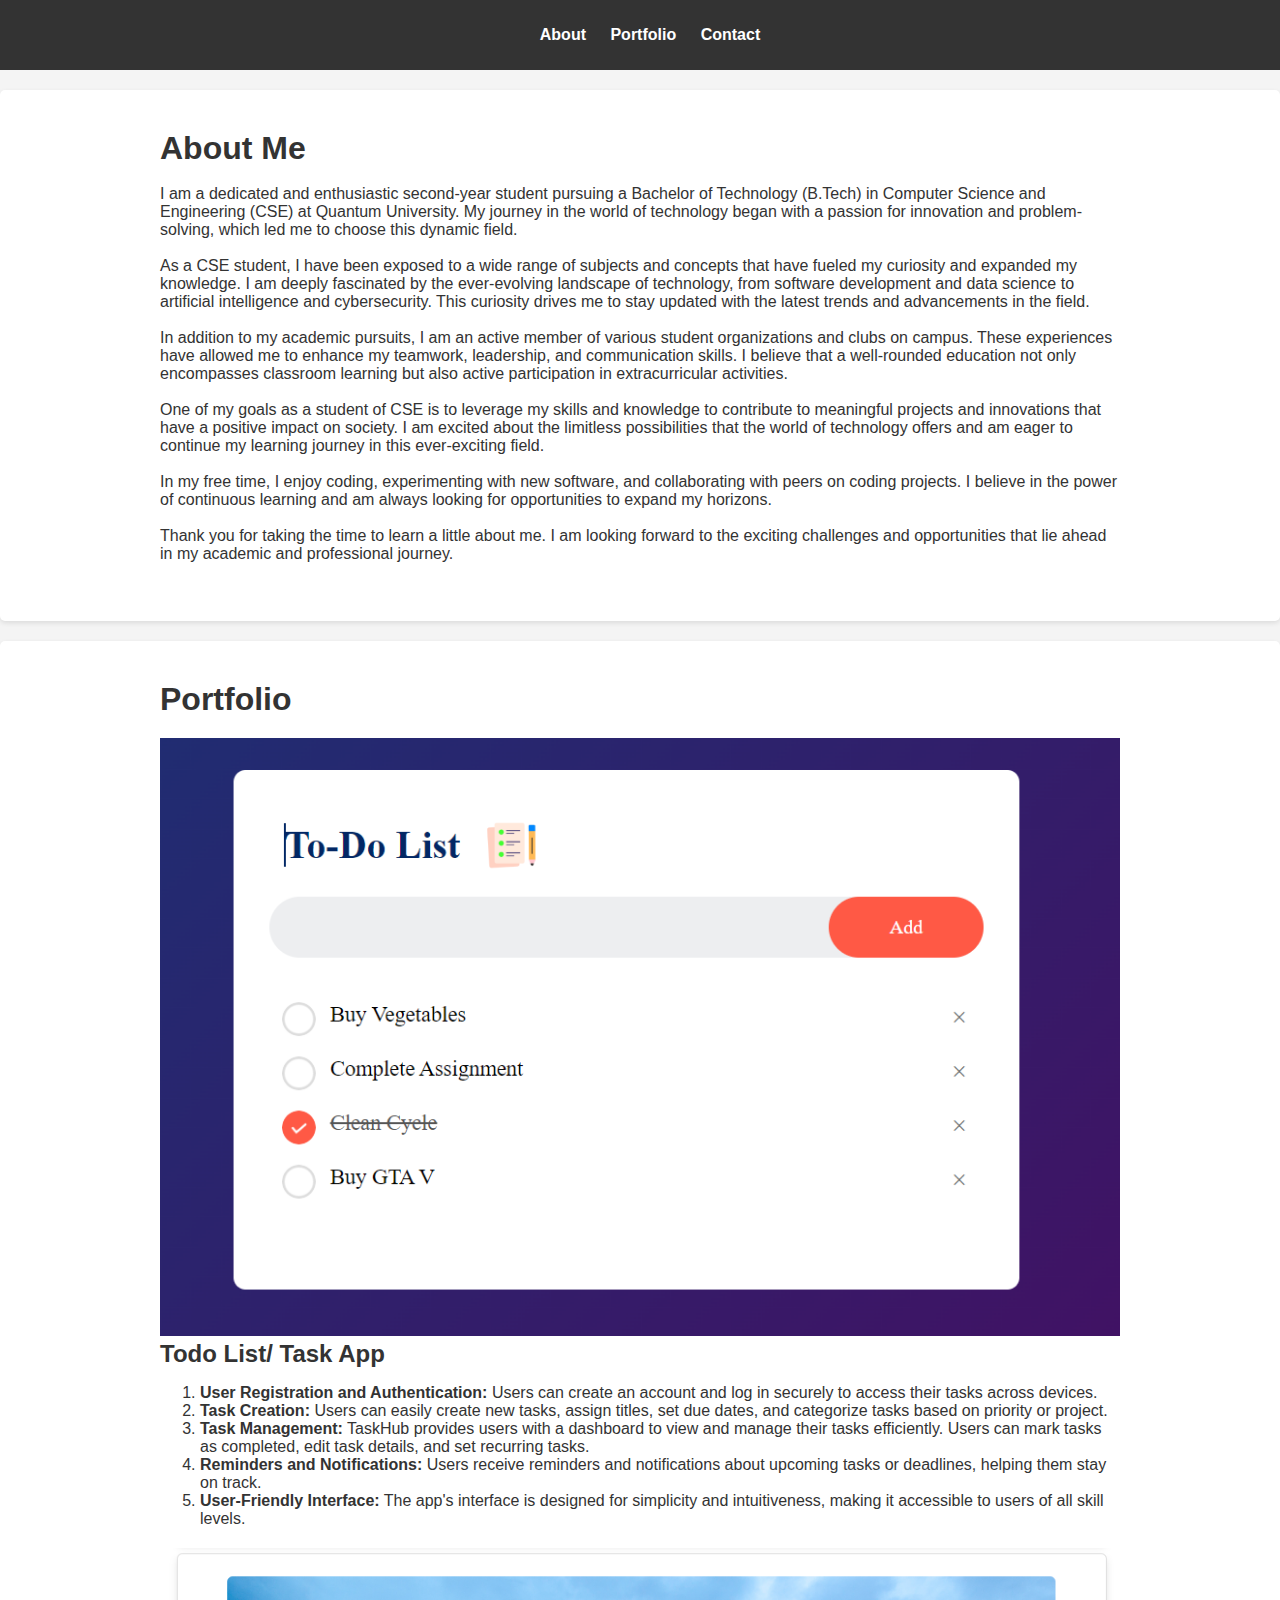
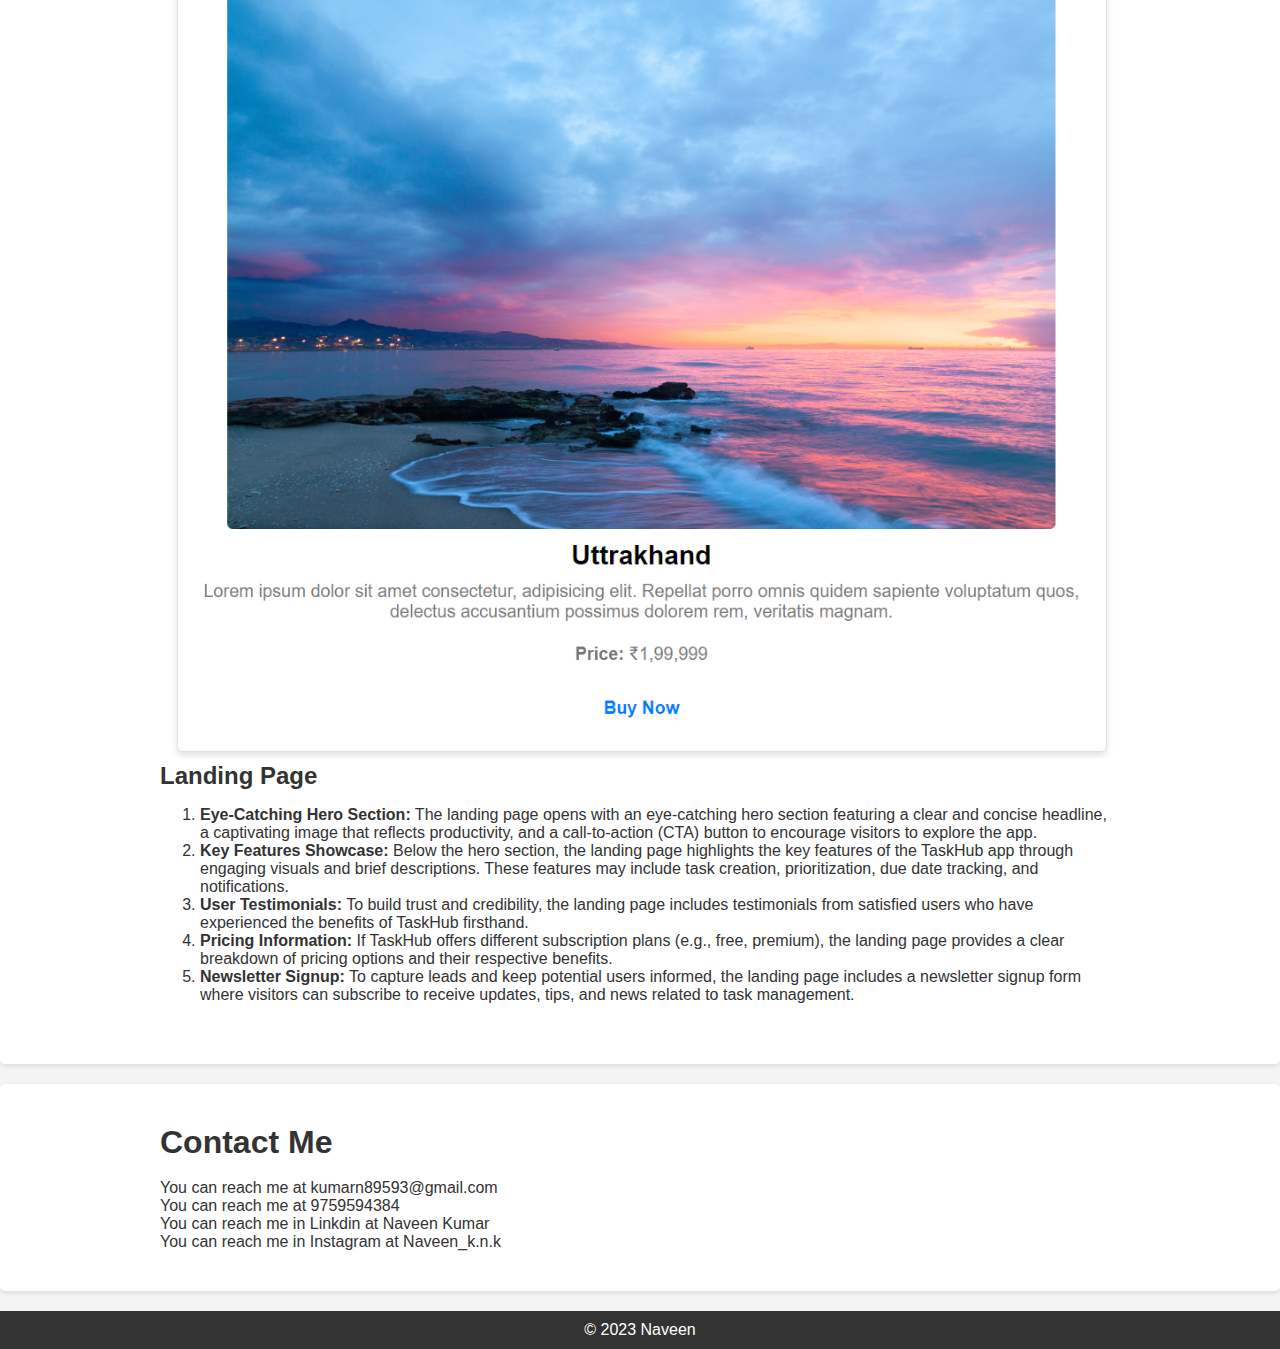
<file: Portfolio/index.html>
<!DOCTYPE html>
<html lang="en">

<head>
    <meta charset="UTF-8">
    <meta name="viewport" content="width=device-width, initial-scale=1.0">
    <link rel="stylesheet" href="style.css">
    <title>Naveen - Portfolio</title>
</head>

<body>
    <header>
        <nav>
            <ul>
                <li><a href="#about">About</a></li>
                <li><a href="#portfolio">Portfolio</a></li>
                <li><a href="#contact">Contact</a></li>
            </ul>
        </nav>
    </header>

    <section id="about" class="section">
        <div class="container">
            <h1>About Me</h1>
            <br>
            <p>I am a dedicated and enthusiastic second-year student pursuing a Bachelor of Technology (B.Tech) in
                Computer
                Science and Engineering (CSE) at Quantum University. My journey in the world of technology began with a
                passion for innovation and problem-solving, which led me to choose this dynamic field.</p><br>

            <p>As a CSE student, I have been exposed to a wide range of subjects and concepts that have fueled my
                curiosity
                and expanded my knowledge. I am deeply fascinated by the ever-evolving landscape of technology, from
                software development and data science to artificial intelligence and cybersecurity. This curiosity
                drives me
                to stay updated with the latest trends and advancements in the field.</p><br>

            <p>In addition to my academic pursuits, I am an active member of various student organizations and clubs on
                campus. These experiences have allowed me to enhance my teamwork, leadership, and communication skills.
                I
                believe that a well-rounded education not only encompasses classroom learning but also active
                participation
                in extracurricular activities.</p><br>

            <p>One of my goals as a student of CSE is to leverage my skills and knowledge to contribute to meaningful
                projects and innovations that have a positive impact on society. I am excited about the limitless
                possibilities that the world of technology offers and am eager to continue my learning journey in this
                ever-exciting field.</p><br>

            <p>In my free time, I enjoy coding, experimenting with new software, and collaborating with peers on coding
                projects. I believe in the power of continuous learning and am always looking for opportunities to
                expand my
                horizons.</p><br>

            <p>Thank you for taking the time to learn a little about me. I am looking forward to the exciting challenges
                and opportunities that lie ahead in my academic and professional journey.</p><br>

        </div>
    </section>

    <section id="portfolio" class="section">
        <div class="container">
            <h1>Portfolio</h1>
            <div class="portfolio-item">
                <img src="img/todoList.png" alt="Portfolio Item 1">
                <h2>Todo List/ Task App</h2>
                <ol>
                    <li>
                        <b>User Registration and Authentication:</b> Users can create an account and log in securely to access their tasks across devices.
                    </li>
                    <li>
                        <b>Task Creation:</b> Users can easily create new tasks, assign titles, set due dates, and categorize tasks based on priority or project.
                    </li>
                    <li>
                        <b>Task Management:</b> TaskHub provides users with a dashboard to view and manage their tasks efficiently. Users can mark tasks as completed, edit task details, and set recurring tasks.
                    </li>
                    <li>
                        <b>Reminders and Notifications:</b> Users receive reminders and notifications about upcoming tasks or deadlines, helping them stay on track.
                    </li>
                    <li>
                        <b>User-Friendly Interface:</b> The app's interface is designed for simplicity and intuitiveness, making it accessible to users of all skill levels.
                    </li>
                </ol>
            </div>
            <div class="portfolio-item">
                <img src="img/landingPage.png" alt="Portfolio Item 2">
                <h2>Landing Page</h2>
                <ol>
                    <li>
                        <b>Eye-Catching Hero Section:</b> The landing page opens with an eye-catching hero section featuring a clear and concise headline, a captivating image that reflects productivity, and a call-to-action (CTA) button to encourage visitors to explore the app.
                    </li>
                    <li>
                        <b>Key Features Showcase:</b> Below the hero section, the landing page highlights the key features of the TaskHub app through engaging visuals and brief descriptions. These features may include task creation, prioritization, due date tracking, and notifications.
                    </li>
                    <li>
                        <b>User Testimonials:</b> To build trust and credibility, the landing page includes testimonials from satisfied users who have experienced the benefits of TaskHub firsthand.
                    </li>
                    <li>
                        <b>Pricing Information:</b> If TaskHub offers different subscription plans (e.g., free, premium), the landing page provides a clear breakdown of pricing options and their respective benefits.
                    </li>
                    <li>
                        <b>Newsletter Signup:</b> To capture leads and keep potential users informed, the landing page includes a newsletter signup form where visitors can subscribe to receive updates, tips, and news related to task management.
                    </li>
                </ol>
                </div>
        </div>
    </section>

    <section id="contact" class="section">
        <div class="container">
            <h1>Contact Me</h1>
            <br>
            <p>You can reach me at kumarn89593@gmail.com</p>
            <p>You can reach me at 9759594384</p>
            <p>You can reach me in Linkdin at Naveen Kumar</p>
            <p>You can reach me in Instagram at Naveen_k.n.k</p>
        </div>
    </section>

    <footer>
        <p>&copy; 2023 Naveen</p>
    </footer>
</body>

</html>
</file>
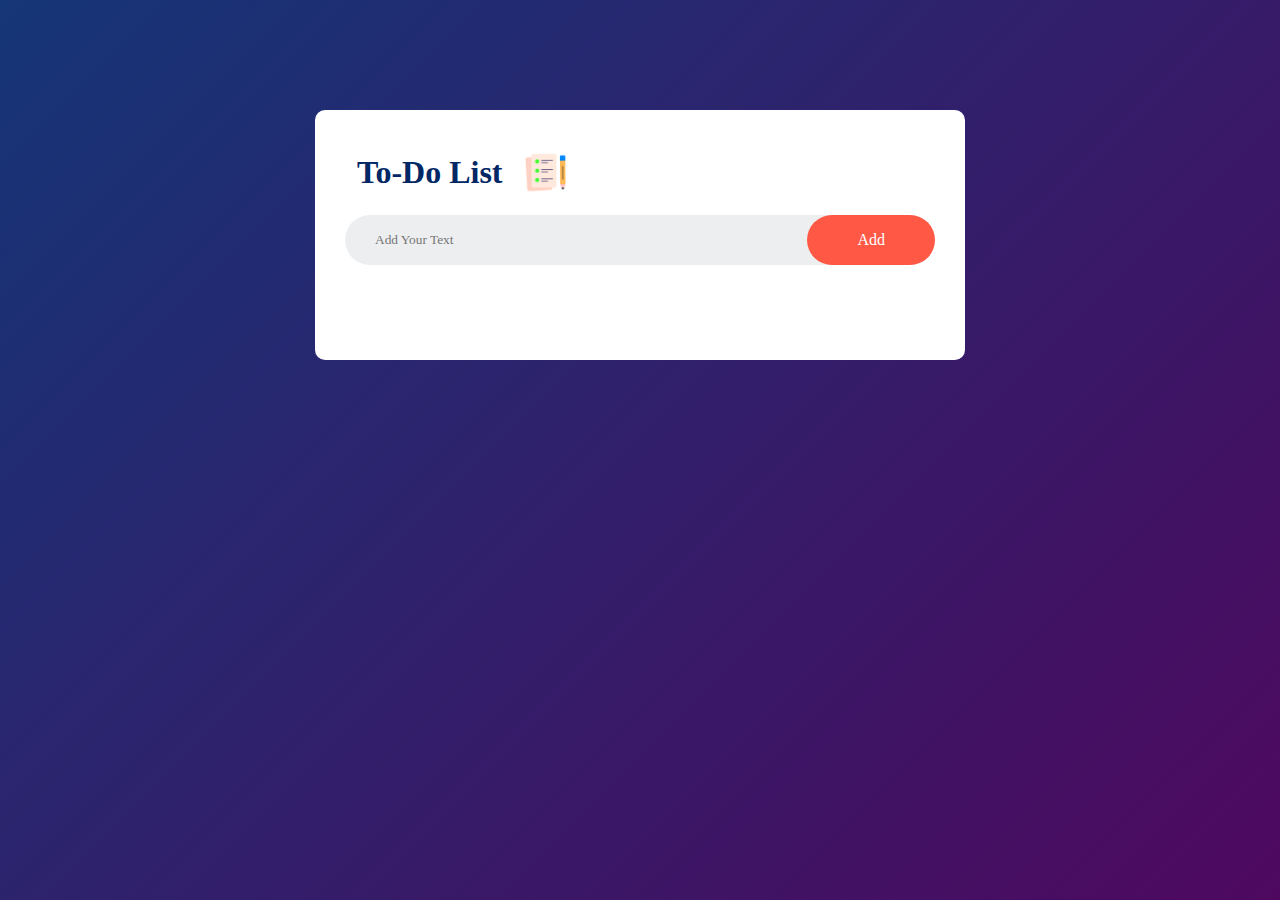
<file: To-Do List , Task App/To-Do List , Task App/index.htm>
<!DOCTYPE html>
<html lang="en">
<head>
    <meta charset="UTF-8">
    <meta name="viewport" content="width=device-width, initial-scale=1.0">
    <title>Task Webpage | Welome to our Webpage | Home</title>
    <link rel="stylesheet" href="style.css">
</head>
<body>
    <div class="container">
        <div class="todo-app">
            <h1>To-Do List <img src="images/icon.png "></h1>
            <div class="row">
                <input type="text" id="input-box" placeholder="Add Your Text">
                <button onclick="addTask()">Add</button>
            </div>
            <ul id="list-container">
                <!-- <li class="checked">Task 1</li>
                <li>Task 2</li>
                <li>Task 3</li> -->
            </ul>
        </div>
    </div>
    <script src=" javascript.js"></script>
</body>
</html>
</file>
<file: Portfolio/style.css>
body, h1, h2, p {
    margin: 0;
    padding: 0;
}

/* Basic styling */
body {
    font-family: Arial, sans-serif;
    background-color: #f4f4f4;
    color: #333;
}

header {
    background-color: #333;
    color: #fff;
    padding: 10px 0;
    text-align: center;
}

nav ul {
    list-style: none;
}

nav ul li {
    display: inline;
    margin-right: 20px;
}

nav ul li a {
    text-decoration: none;
    color: #fff;
    font-weight: bold;
}

.container {
    max-width: 960px;
    margin: 0 auto;
    padding: 20px;
}

.section {
    background-color: #fff;
    margin: 20px 0;
    padding: 20px;
    border-radius: 5px;
    box-shadow: 0 2px 5px rgba(0, 0, 0, 0.1);
}

.portfolio-item {
    margin: 20px 0;
}

.portfolio-item img {
    max-width: 100%;
    height: auto;
}

/* Footer */
footer {
    background-color: #333;
    color: #fff;
    text-align: center;
    padding: 10px 0;
}
</file>
<file: To-Do List , Task App/To-Do List , Task App/style.css>
*{
    padding: 0%;
    margin: 0%;
    font-family: Product sans;
    box-sizing: border-box;
}
.container{
    width:100%;
    min-height: 100vh;
    background: linear-gradient(135deg, #153677, #4e085f);
    padding: 10px;
}
.todo-app{
    width: 100%;
    max-width: 650px;
    background: #fff;
    margin: 100px auto 20px;
    padding: 40px 30px 70px;
    border-radius: 10px;
}
.todo-app h1{
    margin-left: 12px;
    color: #022765;
    display: flex;
    align-items: center;
    margin-bottom: 20px;
}
.todo-app h1 img{
    width: 45px;
    margin-left: 20px;
}
.row{
    display: flex;
    align-items: center;
    justify-content: space-between;
    background: #edeef0;
    border-radius: 30px;
    padding-left: 20px;
    margin-bottom: 25px;
}
input{
    height: 50px;
    flex: 1;
    border: none;
    outline: none;
    background: transparent;
    padding: 10px;
    font-weight: 14px;
}
button{
    border: none;
    outline: none;
    padding: 16px 50px;
    background: #ff5945;
    color: #fff;
    font-size: 16px;
    cursor: pointer;
    border-radius: 40px;
}
ul li{
    list-style: none;
    font-size: 18px;
    padding: 12px 8px 12px 50px;
    cursor: pointer;
    user-select: none;
    position: relative;
}
ul li::before{
    content: ' ';
    position: absolute;
    height: 28px;
    width: 28px;
    border-radius: 50%;
    background-image: url('images/unchecked.png ');
    background-size: cover;
    background-position: center;
    top:12px;
    left:10px;
}
ul li.checked{
    color: #555;
    text-decoration: line-through;
}
ul li.checked::before{
    background-image: url('images/checked.png ');
}
ul li span{
    position: absolute;
    right: 0;
    top: 5px;
    width: 40px;
    height: 40px;
    font-size: 22px;
    color: #555;
    line-height: 40px;
    text-align: center;
    border-radius: 50%;
}
ul li span:hover{
    background: #1f202361;
}
@media(max-width: 360px){
    .row{
        width: 90%;
        padding-left: 10px;
    }
    button{
        width: 90%;
        font-size: 10px;
        padding: 16px 30px;
        
        

    }
}
</file>
